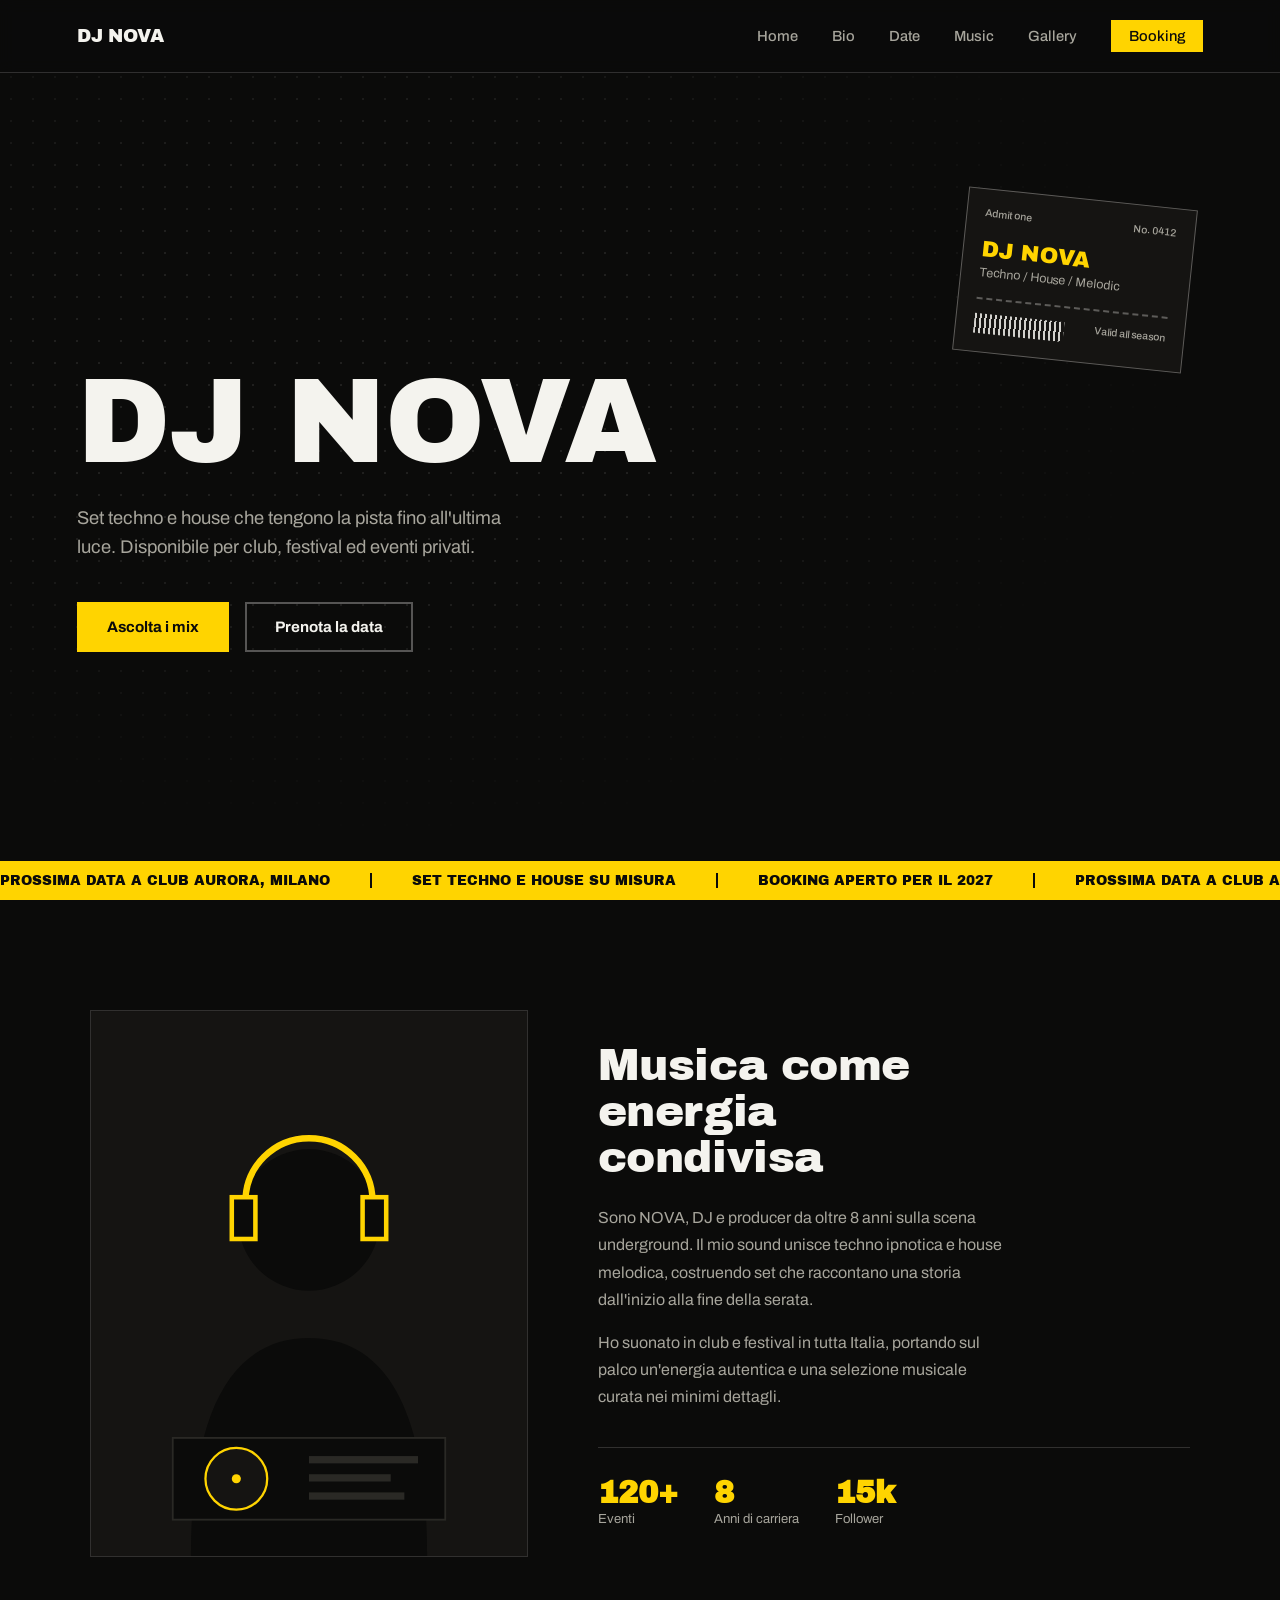
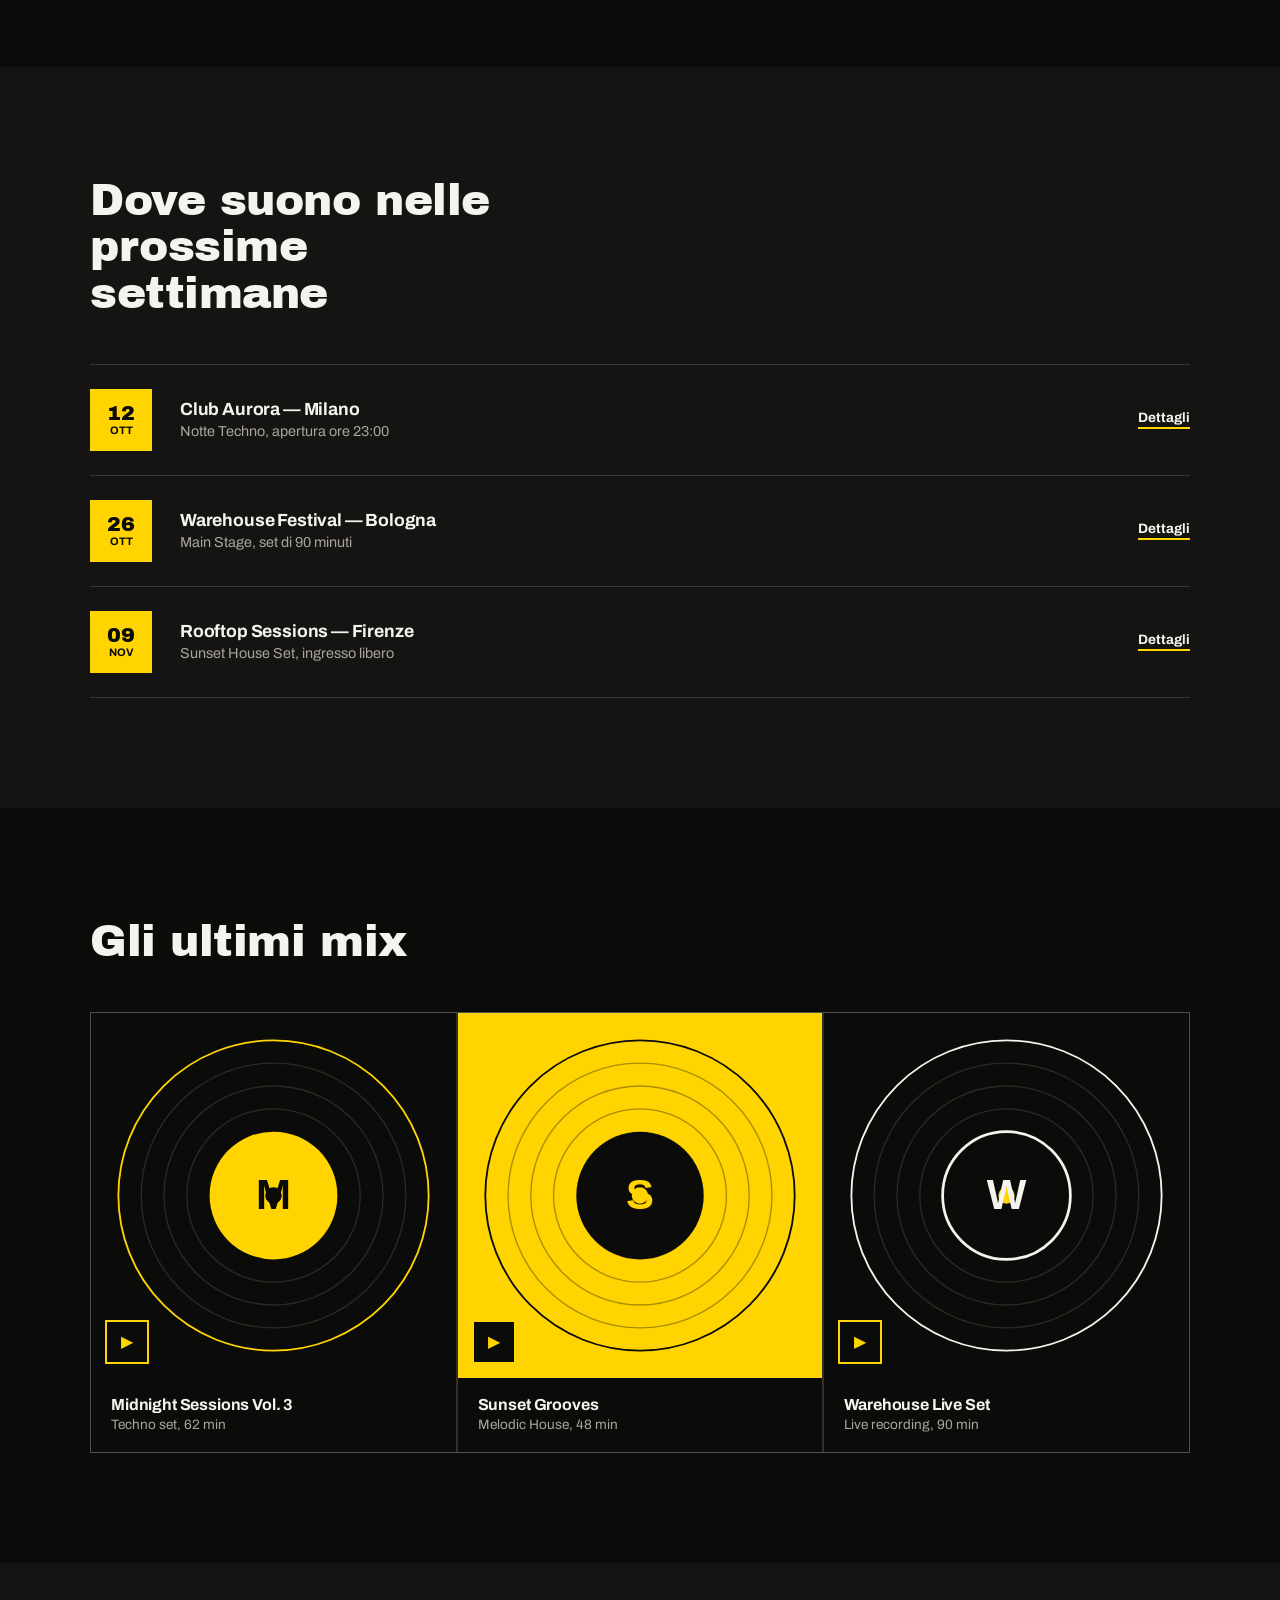
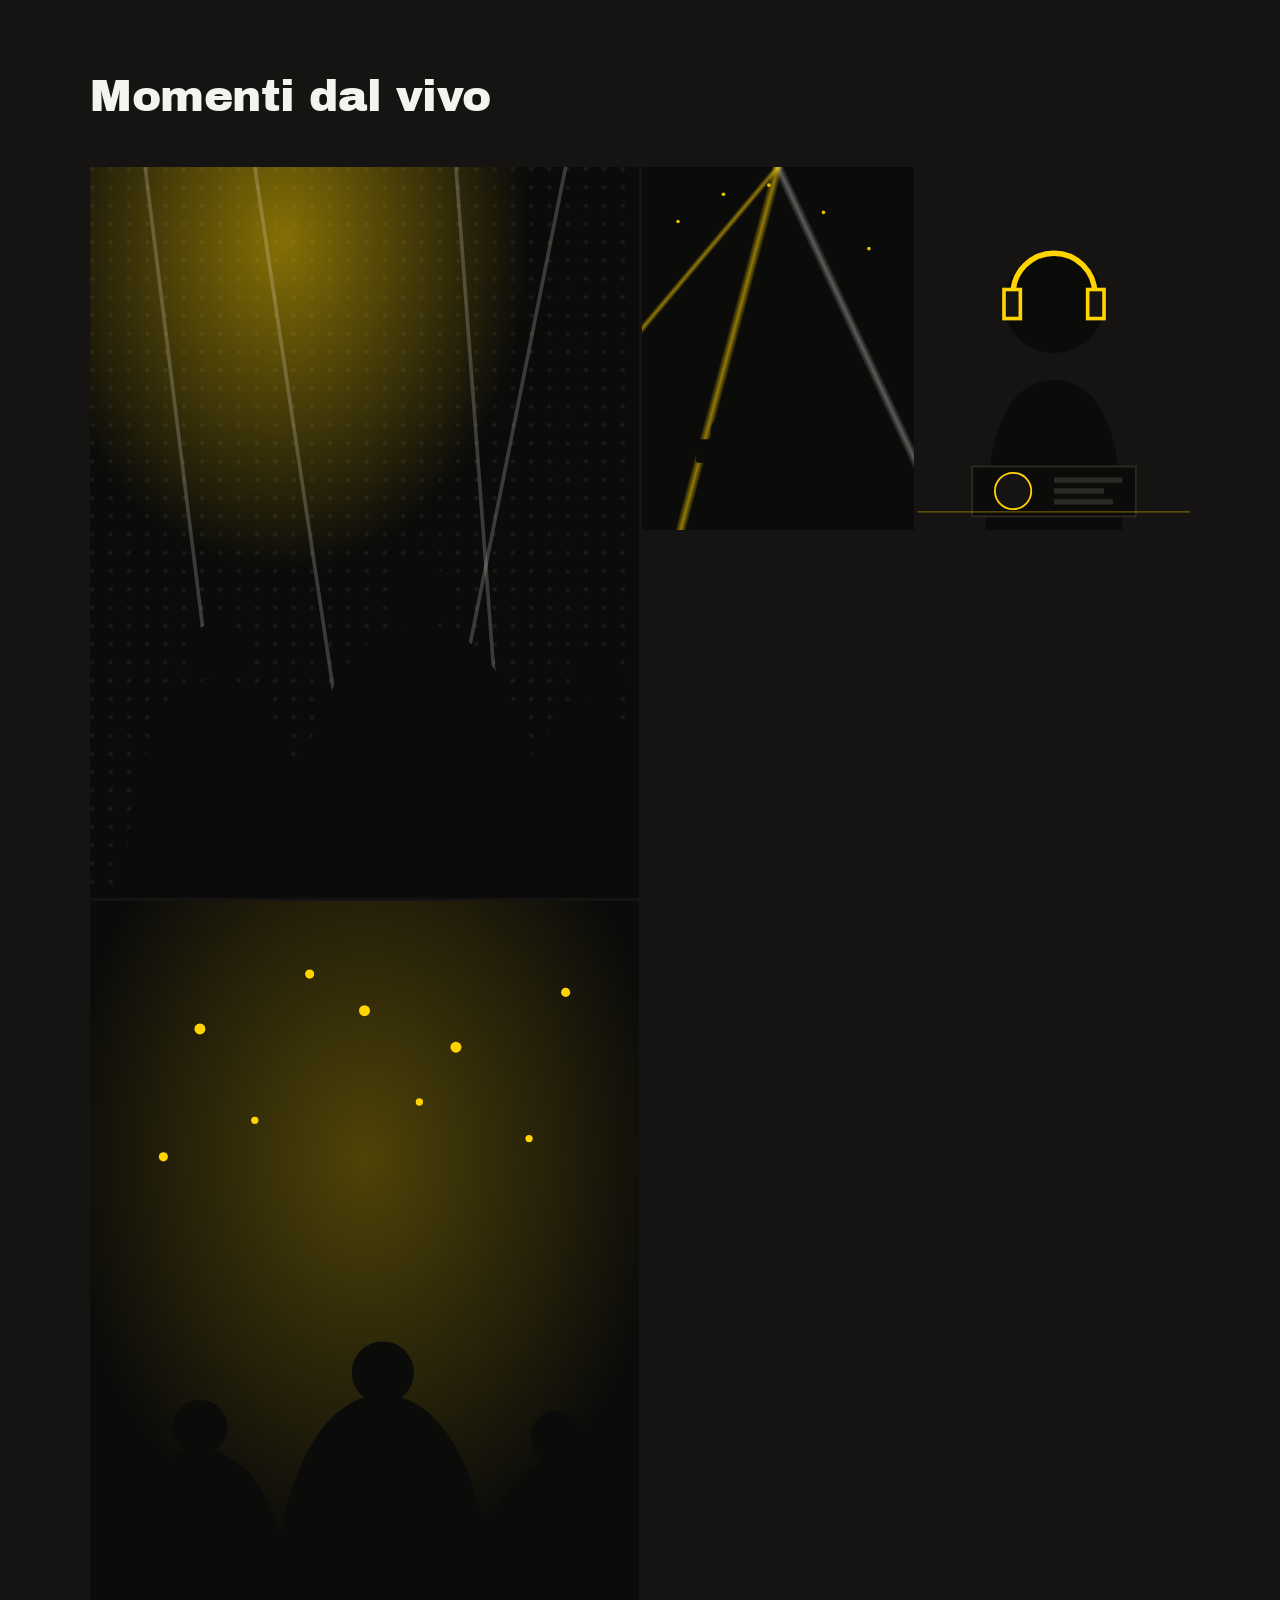
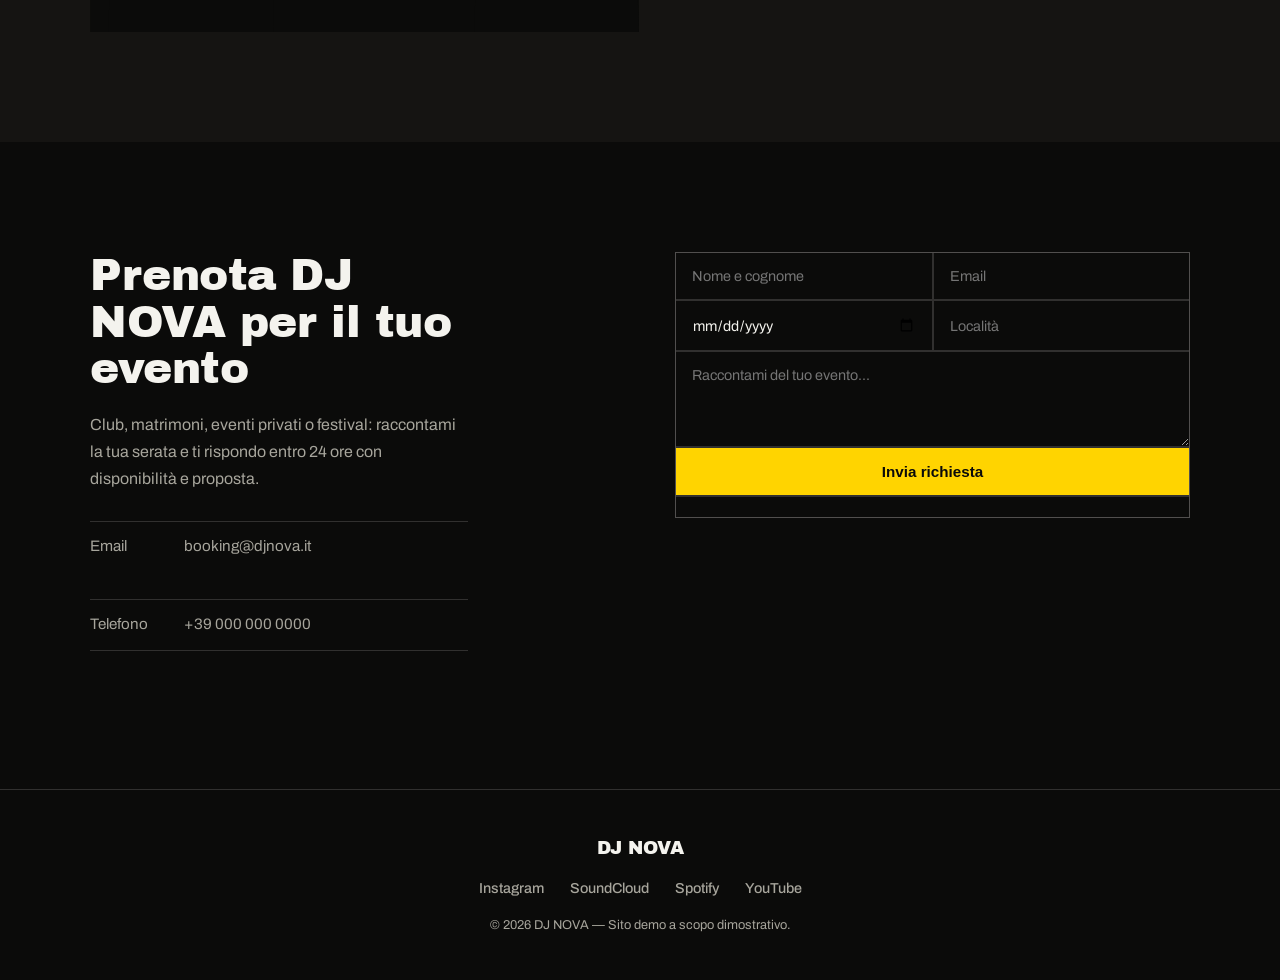
<file: index.html>
<!DOCTYPE html>
<html lang="it">
<head>
<meta charset="UTF-8">
<meta name="viewport" content="width=device-width, initial-scale=1.0">
<title>DJ NOVA — Techno & House DJ</title>
<meta name="description" content="DJ NOVA — Dj set, eventi, produzioni e booking. Techno, House, Melodic.">
<link rel="preconnect" href="https://fonts.googleapis.com">
<link rel="preconnect" href="https://fonts.gstatic.com" crossorigin>
<link href="https://fonts.googleapis.com/css2?family=Archivo+Black&family=Archivo:wght@400;500;600;700&display=swap" rel="stylesheet">
<link rel="stylesheet" href="css/style.css">
</head>
<body>

<header class="navbar" id="navbar">
  <a href="#home" class="logo">DJ NOVA</a>
  <nav class="nav-links" id="navLinks">
    <a href="#home">Home</a>
    <a href="#bio">Bio</a>
    <a href="#eventi">Date</a>
    <a href="#music">Music</a>
    <a href="#gallery">Gallery</a>
    <a href="#booking" class="btn-nav">Booking</a>
  </nav>
  <button class="burger" id="burger" aria-label="Menu">
    <span></span><span></span><span></span>
  </button>
</header>

<section id="home" class="hero">
  <div class="hero-texture" aria-hidden="true"></div>
  <div class="hero-content">
    <h1>DJ NOVA</h1>
    <p class="hero-sub">Set techno e house che tengono la pista fino all'ultima luce. Disponibile per club, festival ed eventi privati.</p>
    <div class="hero-actions">
      <a href="#music" class="btn btn-primary">Ascolta i mix</a>
      <a href="#booking" class="btn btn-ghost">Prenota la data</a>
    </div>
  </div>

  <div class="ticket-stub" aria-hidden="true">
    <div class="ticket-top">
      <span class="ticket-label">Admit one</span>
      <span class="ticket-label">No. 0412</span>
    </div>
    <div class="ticket-body">
      <span class="ticket-name">DJ NOVA</span>
      <span class="ticket-genre">Techno / House / Melodic</span>
    </div>
    <div class="ticket-perf"></div>
    <div class="ticket-bottom">
      <span class="ticket-barcode"></span>
      <span class="ticket-label">Valid all season</span>
    </div>
  </div>

  <div class="marquee">
    <div class="marquee-track">
      <span>PROSSIMA DATA A CLUB AURORA, MILANO</span>
      <span>SET TECHNO E HOUSE SU MISURA</span>
      <span>BOOKING APERTO PER IL 2027</span>
      <span>PROSSIMA DATA A CLUB AURORA, MILANO</span>
      <span>SET TECHNO E HOUSE SU MISURA</span>
      <span>BOOKING APERTO PER IL 2027</span>
    </div>
  </div>
</section>

<section id="bio" class="section">
  <div class="section-inner bio-grid">
    <div class="bio-img">
      <div class="bio-img-frame">
        <img src="images/bio-portrait.svg" alt="DJ NOVA in console" loading="lazy">
      </div>
    </div>
    <div class="bio-text">
      <h2>Musica come energia condivisa</h2>
      <p>Sono NOVA, DJ e producer da oltre 8 anni sulla scena underground. Il mio sound unisce techno ipnotica e house melodica, costruendo set che raccontano una storia dall'inizio alla fine della serata.</p>
      <p>Ho suonato in club e festival in tutta Italia, portando sul palco un'energia autentica e una selezione musicale curata nei minimi dettagli.</p>
      <div class="stats">
        <div class="stat"><strong>120+</strong><span>Eventi</span></div>
        <div class="stat"><strong>8</strong><span>Anni di carriera</span></div>
        <div class="stat"><strong>15k</strong><span>Follower</span></div>
      </div>
    </div>
  </div>
</section>

<section id="eventi" class="section section-alt">
  <div class="section-inner">
    <h2>Dove suono nelle prossime settimane</h2>
    <div class="events-list">
      <div class="event-row">
        <div class="event-date"><span class="day">12</span><span class="month">OTT</span></div>
        <div class="event-info">
          <h3>Club Aurora — Milano</h3>
          <p>Notte Techno, apertura ore 23:00</p>
        </div>
        <a href="#" class="event-link">Dettagli</a>
      </div>
      <div class="event-row">
        <div class="event-date"><span class="day">26</span><span class="month">OTT</span></div>
        <div class="event-info">
          <h3>Warehouse Festival — Bologna</h3>
          <p>Main Stage, set di 90 minuti</p>
        </div>
        <a href="#" class="event-link">Dettagli</a>
      </div>
      <div class="event-row">
        <div class="event-date"><span class="day">09</span><span class="month">NOV</span></div>
        <div class="event-info">
          <h3>Rooftop Sessions — Firenze</h3>
          <p>Sunset House Set, ingresso libero</p>
        </div>
        <a href="#" class="event-link">Dettagli</a>
      </div>
    </div>
  </div>
</section>

<section id="music" class="section">
  <div class="section-inner">
    <h2>Gli ultimi mix</h2>
    <div class="music-grid">
      <div class="music-card">
        <div class="music-thumb">
          <img src="images/mix-1.svg" alt="Midnight Sessions Vol. 3 cover" loading="lazy">
          <button class="play-btn" aria-label="Riproduci Midnight Sessions Vol. 3">▶</button>
        </div>
        <h3>Midnight Sessions Vol. 3</h3>
        <p>Techno set, 62 min</p>
      </div>
      <div class="music-card">
        <div class="music-thumb">
          <img src="images/mix-2.svg" alt="Sunset Grooves cover" loading="lazy">
          <button class="play-btn" aria-label="Riproduci Sunset Grooves">▶</button>
        </div>
        <h3>Sunset Grooves</h3>
        <p>Melodic House, 48 min</p>
      </div>
      <div class="music-card">
        <div class="music-thumb">
          <img src="images/mix-3.svg" alt="Warehouse Live Set cover" loading="lazy">
          <button class="play-btn" aria-label="Riproduci Warehouse Live Set">▶</button>
        </div>
        <h3>Warehouse Live Set</h3>
        <p>Live recording, 90 min</p>
      </div>
    </div>
  </div>
</section>

<section id="gallery" class="section section-alt">
  <div class="section-inner">
    <h2>Momenti dal vivo</h2>
    <div class="gallery-grid">
      <img src="images/gallery-1.svg" alt="Folla sotto le luci del club" loading="lazy" class="span-2">
      <img src="images/gallery-2.svg" alt="Fasci laser durante il set" loading="lazy">
      <img src="images/gallery-3.svg" alt="DJ NOVA in console" loading="lazy">
      <img src="images/gallery-4.svg" alt="Pubblico a un festival open air" loading="lazy" class="span-2">
    </div>
  </div>
</section>

<section id="booking" class="section booking-section">
  <div class="section-inner booking-grid">
    <div class="booking-text">
      <h2>Prenota DJ NOVA per il tuo evento</h2>
      <p>Club, matrimoni, eventi privati o festival: raccontami la tua serata e ti rispondo entro 24 ore con disponibilità e proposta.</p>
      <div class="contact-info">
        <p><span>Email</span> booking@djnova.it</p>
        <p><span>Telefono</span> +39 000 000 0000</p>
      </div>
    </div>
    <form class="booking-form" id="bookingForm">
      <div class="form-row">
        <input type="text" placeholder="Nome e cognome" required>
        <input type="email" placeholder="Email" required>
      </div>
      <div class="form-row">
        <input type="date" placeholder="Data evento">
        <input type="text" placeholder="Località">
      </div>
      <textarea placeholder="Raccontami del tuo evento..." rows="4"></textarea>
      <button type="submit" class="btn btn-primary full">Invia richiesta</button>
      <p class="form-note" id="formNote" role="status"></p>
    </form>
  </div>
</section>

<footer class="footer">
  <div class="footer-inner">
    <a href="#home" class="logo">DJ NOVA</a>
    <div class="socials">
      <a href="#">Instagram</a>
      <a href="#">SoundCloud</a>
      <a href="#">Spotify</a>
      <a href="#">YouTube</a>
    </div>
    <p class="footer-note">© 2026 DJ NOVA — Sito demo a scopo dimostrativo.</p>
  </div>
</footer>

<script src="js/script.js"></script>
</body>
</html>
</file>
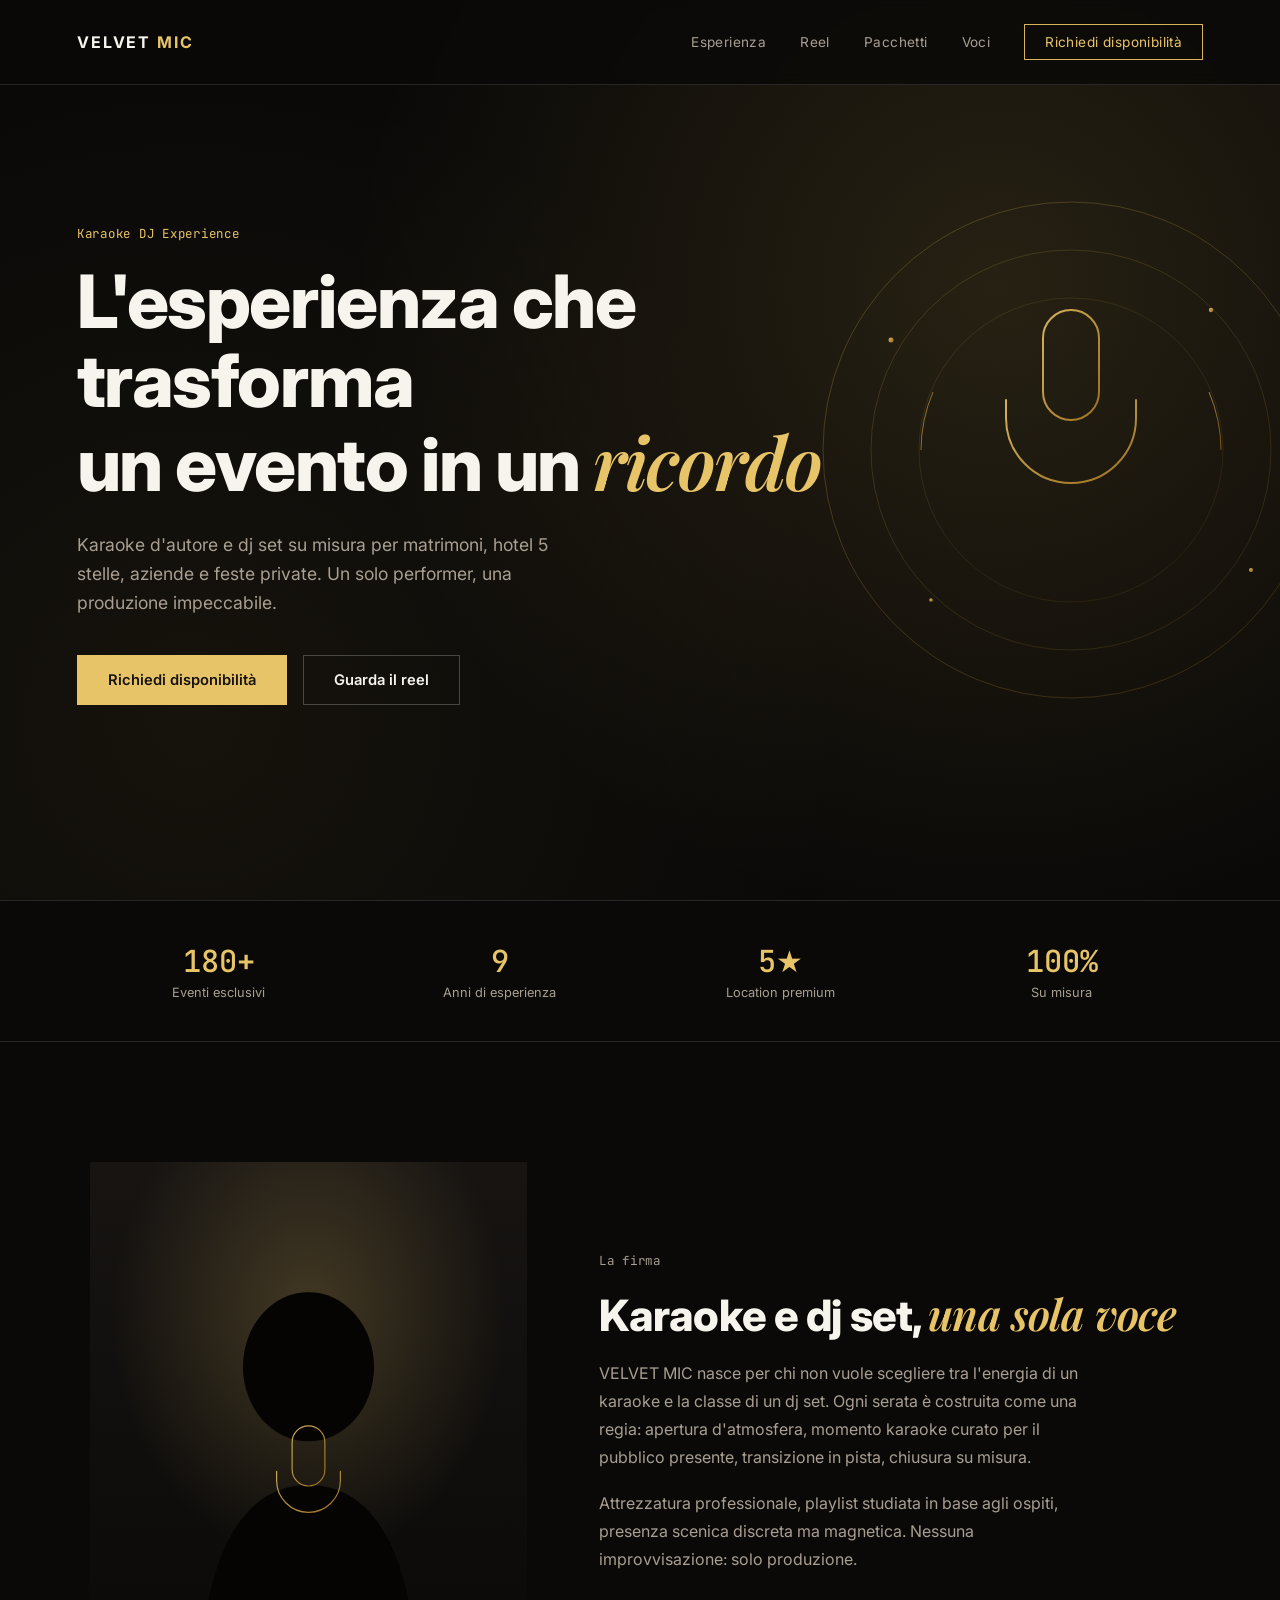
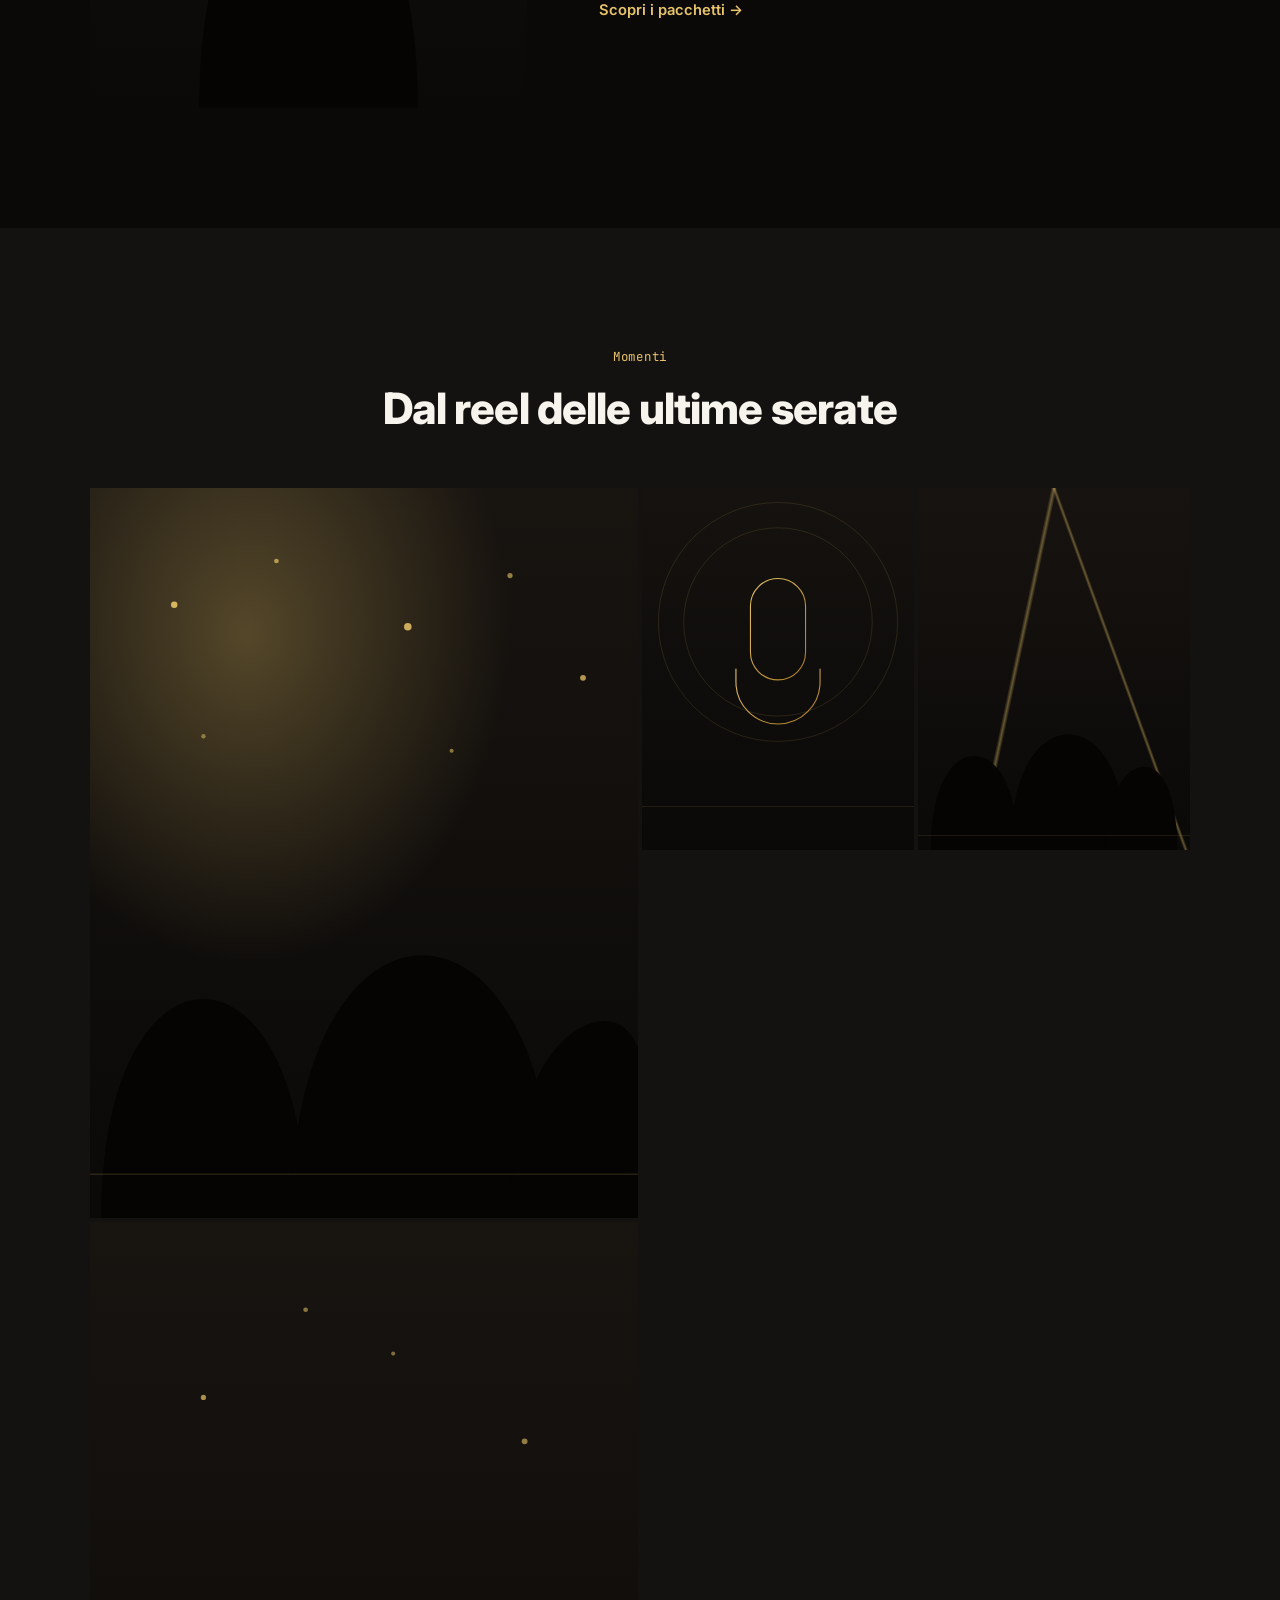
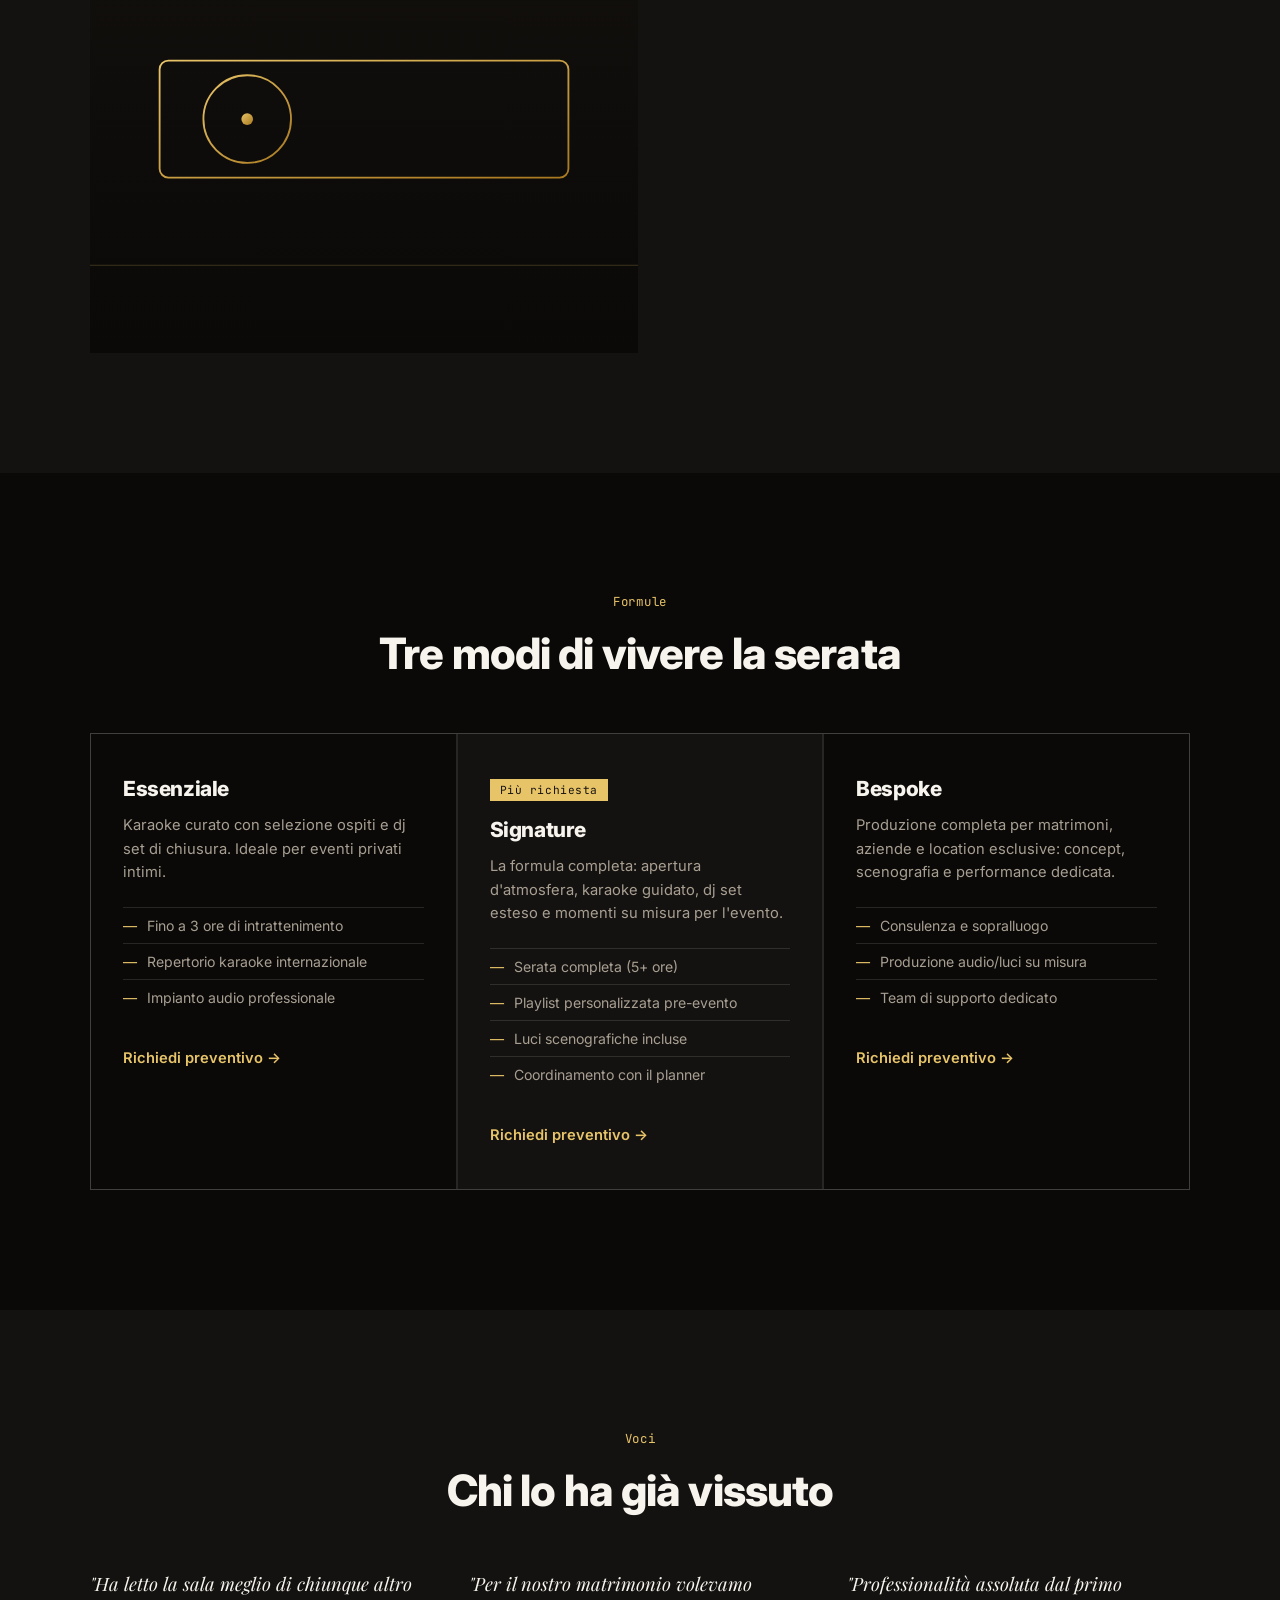
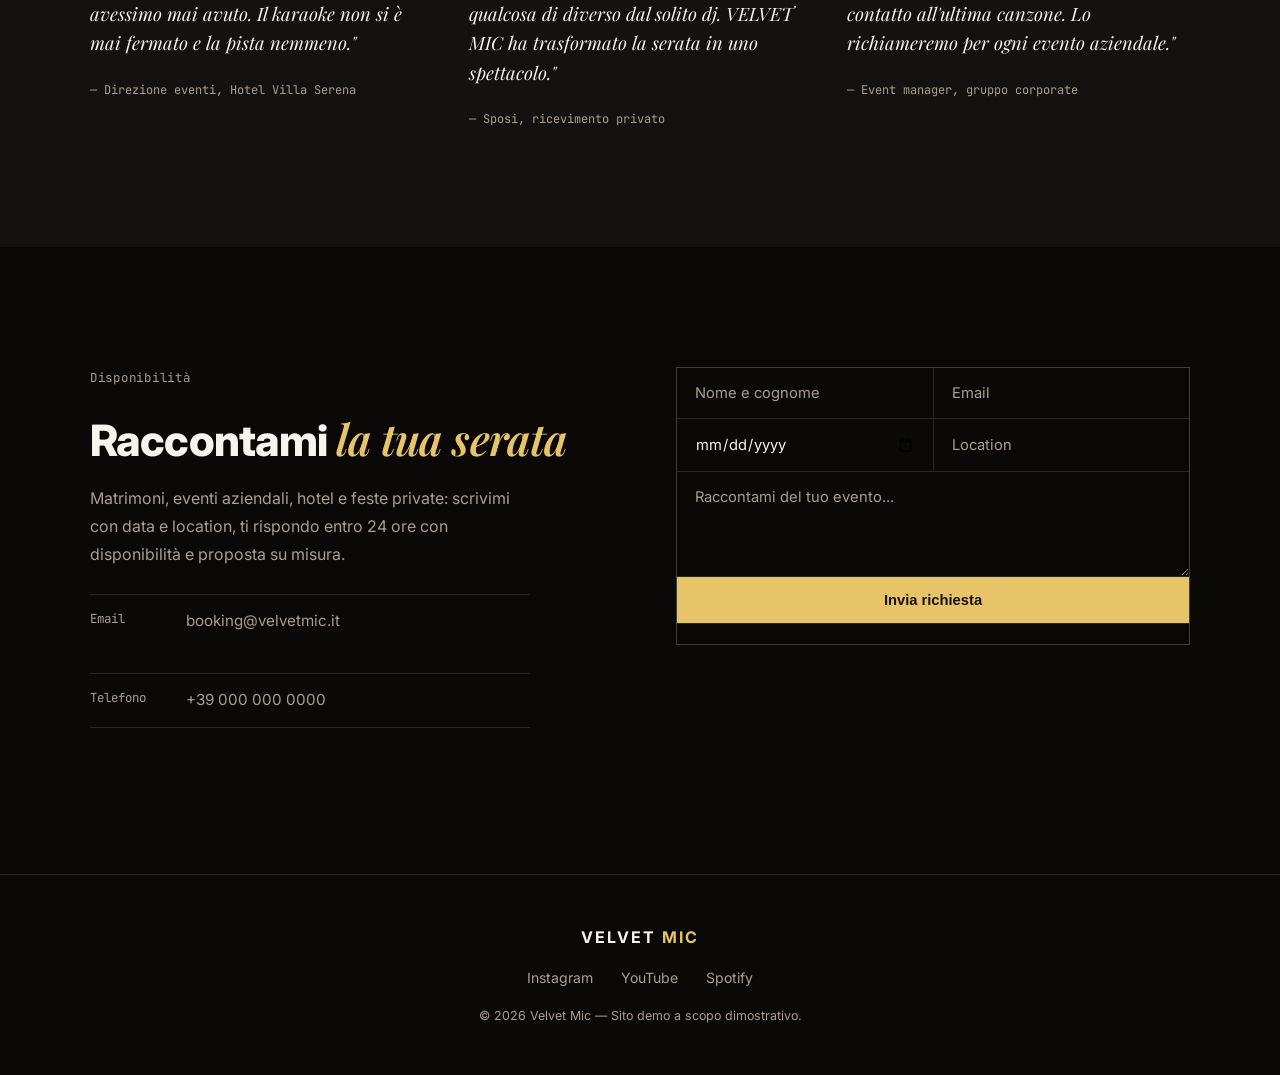
<file: karaoke-dj/index.html>
<!DOCTYPE html>
<html lang="it">
<head>
<meta charset="UTF-8">
<meta name="viewport" content="width=device-width, initial-scale=1.0">
<title>VELVET MIC — Karaoke DJ Experience</title>
<meta name="description" content="VELVET MIC — esperienze karaoke DJ su misura per eventi privati, hotel e location esclusive.">
<link rel="preconnect" href="https://fonts.googleapis.com">
<link rel="preconnect" href="https://fonts.gstatic.com" crossorigin>
<link href="https://fonts.googleapis.com/css2?family=Playfair+Display:ital,wght@0,500;0,600;1,500;1,600&family=Inter:wght@400;500;600;700;800&family=JetBrains+Mono:wght@400;500&display=swap" rel="stylesheet">
<link rel="stylesheet" href="css/style.css">
</head>
<body>

<header class="navbar" id="navbar">
  <a href="#home" class="logo">VELVET <span>MIC</span></a>
  <nav class="nav-links" id="navLinks">
    <a href="#experience">Esperienza</a>
    <a href="#reel">Reel</a>
    <a href="#pacchetti">Pacchetti</a>
    <a href="#voci">Voci</a>
    <a href="#contatti" class="btn-nav">Richiedi disponibilità</a>
  </nav>
  <button class="burger" id="burger" aria-label="Menu">
    <span></span><span></span><span></span>
  </button>
</header>

<section id="home" class="hero">
  <div class="hero-texture" aria-hidden="true"></div>
  <img src="images/hero-mark.svg" alt="" class="hero-mark" aria-hidden="true">
  <div class="hero-content">
    <p class="kicker reveal">Karaoke DJ Experience</p>
    <h1 class="reveal">
      L'esperienza che trasforma<br>
      un evento in un <em>ricordo</em>
    </h1>
    <p class="hero-sub reveal">Karaoke d'autore e dj set su misura per matrimoni, hotel 5 stelle, aziende e feste private. Un solo performer, una produzione impeccabile.</p>
    <div class="hero-actions reveal">
      <a href="#contatti" class="btn btn-primary">Richiedi disponibilità</a>
      <a href="#reel" class="btn btn-ghost">Guarda il reel</a>
    </div>
  </div>
</section>

<section class="stats-strip">
  <div class="stats-inner">
    <div class="stat">
      <span class="stat-value">180+</span>
      <span class="stat-label">Eventi esclusivi</span>
    </div>
    <div class="stat">
      <span class="stat-value">9</span>
      <span class="stat-label">Anni di esperienza</span>
    </div>
    <div class="stat">
      <span class="stat-value">5★</span>
      <span class="stat-label">Location premium</span>
    </div>
    <div class="stat">
      <span class="stat-value">100%</span>
      <span class="stat-label">Su misura</span>
    </div>
  </div>
</section>

<section id="experience" class="section">
  <div class="section-inner exp-grid">
    <div class="exp-img reveal">
      <img src="images/signature-portrait.svg" alt="Ritratto del performer VELVET MIC" loading="lazy">
    </div>
    <div class="exp-text">
      <p class="kicker reveal">La firma</p>
      <h2 class="reveal">Karaoke e dj set, <em>una sola voce</em></h2>
      <p class="reveal">VELVET MIC nasce per chi non vuole scegliere tra l'energia di un karaoke e la classe di un dj set. Ogni serata è costruita come una regia: apertura d'atmosfera, momento karaoke curato per il pubblico presente, transizione in pista, chiusura su misura.</p>
      <p class="reveal">Attrezzatura professionale, playlist studiata in base agli ospiti, presenza scenica discreta ma magnetica. Nessuna improvvisazione: solo produzione.</p>
      <a href="#pacchetti" class="text-link reveal">Scopri i pacchetti →</a>
    </div>
  </div>
</section>

<section id="reel" class="section section-alt">
  <div class="section-inner">
    <p class="kicker reveal center">Momenti</p>
    <h2 class="reveal center">Dal reel delle ultime serate</h2>
    <div class="gallery-grid">
      <img src="images/gallery-1.svg" alt="Luci di un evento in hotel" loading="lazy" class="reveal span-2">
      <img src="images/gallery-2.svg" alt="Dettaglio microfono in scena" loading="lazy" class="reveal">
      <img src="images/gallery-3.svg" alt="Pista da ballo durante il set" loading="lazy" class="reveal">
      <img src="images/gallery-4.svg" alt="Consolle durante la serata" loading="lazy" class="reveal span-2">
    </div>
  </div>
</section>

<section id="pacchetti" class="section">
  <div class="section-inner">
    <p class="kicker reveal center">Formule</p>
    <h2 class="reveal center">Tre modi di vivere la serata</h2>
    <div class="packages-grid">
      <div class="package-card reveal">
        <h3>Essenziale</h3>
        <p class="package-desc">Karaoke curato con selezione ospiti e dj set di chiusura. Ideale per eventi privati intimi.</p>
        <ul class="package-list">
          <li>Fino a 3 ore di intrattenimento</li>
          <li>Repertorio karaoke internazionale</li>
          <li>Impianto audio professionale</li>
        </ul>
        <a href="#contatti" class="text-link">Richiedi preventivo →</a>
      </div>
      <div class="package-card package-featured reveal">
        <p class="featured-tag">Più richiesta</p>
        <h3>Signature</h3>
        <p class="package-desc">La formula completa: apertura d'atmosfera, karaoke guidato, dj set esteso e momenti su misura per l'evento.</p>
        <ul class="package-list">
          <li>Serata completa (5+ ore)</li>
          <li>Playlist personalizzata pre-evento</li>
          <li>Luci scenografiche incluse</li>
          <li>Coordinamento con il planner</li>
        </ul>
        <a href="#contatti" class="text-link">Richiedi preventivo →</a>
      </div>
      <div class="package-card reveal">
        <h3>Bespoke</h3>
        <p class="package-desc">Produzione completa per matrimoni, aziende e location esclusive: concept, scenografia e performance dedicata.</p>
        <ul class="package-list">
          <li>Consulenza e sopralluogo</li>
          <li>Produzione audio/luci su misura</li>
          <li>Team di supporto dedicato</li>
        </ul>
        <a href="#contatti" class="text-link">Richiedi preventivo →</a>
      </div>
    </div>
  </div>
</section>

<section id="voci" class="section section-alt">
  <div class="section-inner">
    <p class="kicker reveal center">Voci</p>
    <h2 class="reveal center">Chi lo ha già vissuto</h2>
    <div class="quotes-grid">
      <blockquote class="quote-card reveal">
        <p>"Ha letto la sala meglio di chiunque altro avessimo mai avuto. Il karaoke non si è mai fermato e la pista nemmeno."</p>
        <cite>— Direzione eventi, Hotel Villa Serena</cite>
      </blockquote>
      <blockquote class="quote-card reveal">
        <p>"Per il nostro matrimonio volevamo qualcosa di diverso dal solito dj. VELVET MIC ha trasformato la serata in uno spettacolo."</p>
        <cite>— Sposi, ricevimento privato</cite>
      </blockquote>
      <blockquote class="quote-card reveal">
        <p>"Professionalità assoluta dal primo contatto all'ultima canzone. Lo richiameremo per ogni evento aziendale."</p>
        <cite>— Event manager, gruppo corporate</cite>
      </blockquote>
    </div>
  </div>
</section>

<section id="contatti" class="section booking-section">
  <div class="section-inner booking-grid">
    <div class="booking-text">
      <p class="kicker reveal">Disponibilità</p>
      <h2 class="reveal">Raccontami <em>la tua serata</em></h2>
      <p class="reveal">Matrimoni, eventi aziendali, hotel e feste private: scrivimi con data e location, ti rispondo entro 24 ore con disponibilità e proposta su misura.</p>
      <div class="contact-info reveal">
        <p><span>Email</span> booking@velvetmic.it</p>
        <p><span>Telefono</span> +39 000 000 0000</p>
      </div>
    </div>
    <form class="booking-form reveal" id="bookingForm">
      <div class="form-row">
        <input type="text" placeholder="Nome e cognome" required>
        <input type="email" placeholder="Email" required>
      </div>
      <div class="form-row">
        <input type="date" placeholder="Data evento">
        <input type="text" placeholder="Location">
      </div>
      <textarea placeholder="Raccontami del tuo evento..." rows="4"></textarea>
      <button type="submit" class="btn btn-primary full">Invia richiesta</button>
      <p class="form-note" id="formNote" role="status"></p>
    </form>
  </div>
</section>

<footer class="footer">
  <div class="footer-inner">
    <a href="#home" class="logo">VELVET <span>MIC</span></a>
    <div class="socials">
      <a href="#">Instagram</a>
      <a href="#">YouTube</a>
      <a href="#">Spotify</a>
    </div>
    <p class="footer-note">© 2026 Velvet Mic — Sito demo a scopo dimostrativo.</p>
  </div>
</footer>

<script src="js/script.js"></script>
</body>
</html>
</file>
<file: css/style.css>
:root {
  --bg: #0b0b0a;
  --bg-raised: #151412;
  --text: #f4f3ee;
  --text-dim: #a7a59c;
  --accent: #ffd400;
  --accent-ink: #0b0b0a;
  --line: rgba(244,243,238,0.16);
  --line-strong: rgba(244,243,238,0.32);
}

* { margin: 0; padding: 0; box-sizing: border-box; }

html { scroll-behavior: smooth; }

@media (prefers-reduced-motion: reduce) {
  html { scroll-behavior: auto; }
  * { animation-duration: 0.01ms !important; animation-iteration-count: 1 !important; transition-duration: 0.01ms !important; }
}

body {
  background: var(--bg);
  color: var(--text);
  font-family: 'Archivo', sans-serif;
  font-weight: 400;
  overflow-x: hidden;
}

h1, h2, h3, .logo {
  font-family: 'Archivo Black', sans-serif;
  font-weight: 400;
  letter-spacing: -0.01em;
  text-transform: none;
}

a { text-decoration: none; color: inherit; }
img { display: block; max-width: 100%; }

:focus-visible {
  outline: 3px solid var(--accent);
  outline-offset: 3px;
}

/* Navbar */
.navbar {
  position: fixed;
  top: 0; left: 0; right: 0;
  z-index: 100;
  display: flex;
  align-items: center;
  justify-content: space-between;
  padding: 22px 6%;
  background: rgba(11,11,10,0.9);
  backdrop-filter: blur(8px);
  border-bottom: 1px solid var(--line);
}

.logo {
  font-family: 'Archivo Black', sans-serif;
  font-size: 1.15rem;
  color: var(--text);
}

.nav-links {
  display: flex;
  align-items: center;
  gap: 34px;
}
.nav-links a {
  font-size: 0.92rem;
  font-weight: 500;
  color: var(--text-dim);
  transition: color 0.15s ease;
}
.nav-links a:hover { color: var(--text); }

.btn-nav {
  padding: 8px 18px;
  background: var(--accent);
  color: var(--accent-ink) !important;
  font-weight: 700;
}

.burger {
  display: none;
  flex-direction: column;
  gap: 5px;
  background: none;
  border: none;
  cursor: pointer;
  z-index: 101;
}
.burger span {
  width: 24px; height: 2px;
  background: var(--text);
}

/* Hero */
.hero {
  position: relative;
  min-height: 100vh;
  display: flex;
  align-items: center;
  padding: 120px 6% 0;
  overflow: hidden;
}

.hero-texture {
  position: absolute;
  inset: 0;
  background-image: radial-gradient(rgba(244,243,238,0.09) 1px, transparent 1px);
  background-size: 22px 22px;
  mask-image: radial-gradient(ellipse 70% 60% at 30% 40%, black 40%, transparent 90%);
}

.hero-content {
  position: relative;
  z-index: 2;
  max-width: 780px;
}

.hero h1 {
  font-size: clamp(3.4rem, 10vw, 7.5rem);
  line-height: 0.9;
  margin-bottom: 28px;
}

.hero-sub {
  color: var(--text-dim);
  font-size: 1.15rem;
  max-width: 460px;
  margin-bottom: 40px;
  line-height: 1.6;
}

.hero-actions {
  display: flex;
  gap: 16px;
  flex-wrap: wrap;
}

.btn {
  padding: 15px 28px;
  font-weight: 700;
  font-size: 0.95rem;
  display: inline-block;
  border: 2px solid transparent;
  transition: transform 0.15s ease;
}
.btn:hover { transform: translateY(-2px); }

.btn-primary {
  background: var(--accent);
  color: var(--accent-ink);
  border-color: var(--accent);
}

.btn-ghost {
  border-color: var(--line-strong);
  color: var(--text);
}
.btn-ghost:hover { border-color: var(--accent); }

.btn.full { width: 100%; text-align: center; cursor: pointer; }

/* Ticket stub */
.ticket-stub {
  position: absolute;
  right: 7%;
  top: 22%;
  z-index: 2;
  width: 230px;
  background: var(--bg-raised);
  border: 1.5px solid var(--line-strong);
  transform: rotate(6deg);
  padding: 18px;
  display: none;
}

.ticket-top, .ticket-bottom {
  display: flex;
  justify-content: space-between;
}

.ticket-label {
  font-size: 0.65rem;
  color: var(--text-dim);
  font-weight: 500;
}

.ticket-body {
  display: flex;
  flex-direction: column;
  gap: 4px;
  margin: 18px 0;
}
.ticket-name {
  font-family: 'Archivo Black', sans-serif;
  font-size: 1.4rem;
  color: var(--accent);
}
.ticket-genre {
  font-size: 0.78rem;
  color: var(--text-dim);
}

.ticket-perf {
  border-top: 2px dashed var(--line-strong);
  margin: 14px 0;
}

.ticket-barcode {
  width: 90px;
  height: 20px;
  background: repeating-linear-gradient(90deg, var(--text) 0 2px, transparent 2px 5px);
  opacity: 0.85;
}

@media (min-width: 1100px) {
  .ticket-stub { display: block; }
}

/* Marquee */
.marquee {
  position: absolute;
  left: 0; right: 0; bottom: 0;
  z-index: 2;
  background: var(--accent);
  color: var(--accent-ink);
  overflow: hidden;
  padding: 12px 0;
  border-top: 2px solid var(--bg);
}
.marquee-track {
  display: flex;
  width: max-content;
  gap: 40px;
  animation: scrollMarquee 22s linear infinite;
}
.marquee-track span {
  font-family: 'Archivo Black', sans-serif;
  font-size: 0.85rem;
  white-space: nowrap;
  padding-right: 40px;
  border-right: 2px solid var(--accent-ink);
}
@keyframes scrollMarquee {
  from { transform: translateX(0); }
  to { transform: translateX(-50%); }
}

/* Sections */
.section { padding: 110px 6%; position: relative; }
.section-alt { background: var(--bg-raised); }
.section-inner { max-width: 1100px; margin: 0 auto; }
h2 { font-size: clamp(1.9rem, 4vw, 2.75rem); margin-bottom: 48px; max-width: 14ch; line-height: 1.05; }
.bio-text h2 { margin-bottom: 24px; }
.booking-text h2 { margin-bottom: 20px; }

/* Bio */
.bio-grid {
  display: grid;
  grid-template-columns: 0.85fr 1.15fr;
  gap: 70px;
  align-items: center;
}
.bio-img-frame {
  border: 1.5px solid var(--line);
  aspect-ratio: 4/5;
}
.bio-img-frame img { width: 100%; height: 100%; object-fit: cover; }
.bio-text p { color: var(--text-dim); margin-bottom: 16px; line-height: 1.7; max-width: 46ch; }

.stats {
  display: flex;
  gap: 36px;
  margin-top: 36px;
  padding-top: 28px;
  border-top: 1.5px solid var(--line);
}
.stat strong {
  display: block;
  font-family: 'Archivo Black', sans-serif;
  font-size: 1.9rem;
  color: var(--accent);
}
.stat span { font-size: 0.82rem; color: var(--text-dim); }

/* Events */
.events-list { border-top: 1.5px solid var(--line); }
.event-row {
  display: flex;
  align-items: center;
  gap: 28px;
  padding: 24px 0;
  border-bottom: 1.5px solid var(--line);
  transition: padding-left 0.15s ease;
}
.event-row:hover { padding-left: 8px; }

.event-date {
  display: flex;
  flex-direction: column;
  align-items: center;
  justify-content: center;
  width: 62px; height: 62px;
  background: var(--accent);
  color: var(--accent-ink);
  flex-shrink: 0;
}
.event-date .day { font-family: 'Archivo Black', sans-serif; font-size: 1.3rem; line-height: 1; }
.event-date .month { font-size: 0.68rem; font-weight: 700; }

.event-info { flex: 1; }
.event-info h3 { font-family: 'Archivo', sans-serif; font-weight: 700; font-size: 1.1rem; margin-bottom: 4px; }
.event-info p { color: var(--text-dim); font-size: 0.9rem; }

.event-link {
  font-size: 0.85rem;
  font-weight: 700;
  color: var(--text);
  border-bottom: 2px solid var(--accent);
  padding-bottom: 2px;
  white-space: nowrap;
}

/* Music */
.music-grid {
  display: grid;
  grid-template-columns: repeat(auto-fit, minmax(240px, 1fr));
  gap: 2px;
  background: var(--line);
  border: 1.5px solid var(--line);
}
.music-card { background: var(--bg); padding: 0; }
.music-card h3 { font-family: 'Archivo', sans-serif; font-weight: 700; font-size: 1rem; margin: 18px 20px 4px; }
.music-card p { color: var(--text-dim); font-size: 0.85rem; margin: 0 20px 20px; }

.music-thumb { position: relative; aspect-ratio: 1/1; }
.music-thumb img { width: 100%; height: 100%; object-fit: cover; }

.play-btn {
  position: absolute;
  bottom: 14px; left: 14px;
  width: 44px; height: 44px;
  border: 2px solid var(--accent);
  background: var(--bg);
  color: var(--accent);
  font-size: 1rem;
  cursor: pointer;
  display: flex;
  align-items: center;
  justify-content: center;
  transition: background 0.15s ease, color 0.15s ease;
}
.play-btn:hover { background: var(--accent); color: var(--accent-ink); }

/* Gallery */
.gallery-grid {
  display: grid;
  grid-template-columns: repeat(4, 1fr);
  gap: 3px;
}
.gallery-grid img { width: 100%; aspect-ratio: 3/4; object-fit: cover; }
.gallery-grid img.span-2 { grid-column: span 2; }

/* Booking */
.booking-grid {
  display: grid;
  grid-template-columns: 1fr 1fr;
  gap: 70px;
  align-items: start;
}
.booking-text p { color: var(--text-dim); line-height: 1.7; margin-bottom: 28px; max-width: 42ch; }
.contact-info p {
  font-size: 0.95rem;
  padding: 12px 0;
  border-top: 1.5px solid var(--line);
  display: flex;
  gap: 14px;
}
.contact-info p:last-child { border-bottom: 1.5px solid var(--line); }
.contact-info span { color: var(--text-dim); width: 80px; flex-shrink: 0; }

.booking-form {
  display: flex;
  flex-direction: column;
  gap: 2px;
  background: var(--line);
  border: 1.5px solid var(--line);
}
.form-row { display: flex; gap: 2px; }
.booking-form input,
.booking-form textarea {
  width: 100%;
  padding: 15px 16px;
  background: var(--bg);
  border: none;
  color: var(--text);
  font-family: inherit;
  font-size: 0.9rem;
}
.booking-form input:focus,
.booking-form textarea:focus {
  outline: 2px solid var(--accent);
  outline-offset: -2px;
}
.booking-form textarea { resize: vertical; }
.booking-form .btn { border: none; }
.form-note { font-size: 0.85rem; color: var(--accent); min-height: 20px; background: var(--bg); padding: 0 16px 14px; }

/* Footer */
.footer {
  padding: 48px 6%;
  border-top: 1.5px solid var(--line);
}
.footer-inner {
  max-width: 1100px;
  margin: 0 auto;
  display: flex;
  flex-direction: column;
  align-items: center;
  gap: 22px;
  text-align: center;
}
.socials { display: flex; gap: 26px; flex-wrap: wrap; justify-content: center; }
.socials a { color: var(--text-dim); font-size: 0.9rem; font-weight: 500; transition: color 0.15s ease; }
.socials a:hover { color: var(--accent); }
.footer-note { color: var(--text-dim); font-size: 0.8rem; }

/* Responsive */
@media (max-width: 860px) {
  .bio-grid, .booking-grid { grid-template-columns: 1fr; }
  .gallery-grid { grid-template-columns: repeat(2, 1fr); }
  .gallery-grid img.span-2 { grid-column: span 1; }
  .nav-links {
    position: fixed;
    top: 0; right: 0;
    height: 100vh;
    width: 70%;
    max-width: 320px;
    background: var(--bg-raised);
    flex-direction: column;
    justify-content: center;
    align-items: flex-start;
    padding: 40px;
    gap: 30px;
    transform: translateX(100%);
    transition: transform 0.25s ease;
    border-left: 1.5px solid var(--line);
  }
  .nav-links.open { transform: translateX(0); }
  .burger { display: flex; }
  .form-row { flex-direction: column; }
  .hero { padding-top: 130px; padding-bottom: 70px; }
}
</file>
<file: karaoke-dj/css/style.css>
:root {
  --bg: #0a0908;
  --bg-raised: #141210;
  --text: #f7f4ee;
  --text-dim: #a89f92;
  --gold: #d9b355;
  --gold-bright: #e8c468;
  --on-gold: #171310;
  --line: rgba(247,244,238,0.12);
  --line-strong: rgba(247,244,238,0.24);
  --serif: 'Playfair Display', serif;
  --sans: 'Inter', sans-serif;
  --mono: 'JetBrains Mono', monospace;
}

* { margin: 0; padding: 0; box-sizing: border-box; }

html { scroll-behavior: smooth; }

@media (prefers-reduced-motion: reduce) {
  html { scroll-behavior: auto; }
  * { animation-duration: 0.01ms !important; animation-iteration-count: 1 !important; transition-duration: 0.01ms !important; }
}

body {
  background: var(--bg);
  color: var(--text);
  font-family: var(--sans);
  font-weight: 400;
  overflow-x: hidden;
  -webkit-font-smoothing: antialiased;
}

h1, h2, h3 { font-family: var(--sans); font-weight: 800; letter-spacing: -0.02em; line-height: 1.08; }
h1 em, h2 em, .kicker em { font-family: var(--serif); font-style: italic; font-weight: 600; color: var(--gold-bright); }

a { text-decoration: none; color: inherit; }
img { display: block; max-width: 100%; }

:focus-visible { outline: 2px solid var(--gold-bright); outline-offset: 3px; }

/* Reveal-on-scroll (IntersectionObserver driven) */
.reveal {
  opacity: 0;
  transform: translateY(18px);
  transition: opacity 0.6s ease, transform 0.6s ease;
}
.reveal.in-view { opacity: 1; transform: translateY(0); }
@media (prefers-reduced-motion: reduce) {
  .reveal { opacity: 1; transform: none; transition: none; }
}

/* Navbar */
.navbar {
  position: fixed;
  top: 0; left: 0; right: 0;
  z-index: 100;
  display: flex;
  align-items: center;
  justify-content: space-between;
  padding: 24px 6%;
  background: rgba(10,9,8,0.82);
  backdrop-filter: blur(6px);
  border-bottom: 1px solid var(--line);
}

.logo {
  font-family: var(--sans);
  font-weight: 700;
  font-size: 1rem;
  letter-spacing: 0.12em;
}
.logo span { color: var(--gold-bright); }

.nav-links { display: flex; align-items: center; gap: 34px; }
.nav-links a { font-size: 0.85rem; letter-spacing: 0.03em; color: var(--text-dim); transition: color 0.2s ease; }
.nav-links a:hover { color: var(--text); }

.btn-nav {
  padding: 9px 20px;
  border: 1px solid var(--gold);
  color: var(--gold-bright) !important;
}
.btn-nav:hover { background: var(--gold-bright); color: var(--on-gold) !important; }

.burger { display: none; flex-direction: column; gap: 5px; background: none; border: none; cursor: pointer; z-index: 101; }
.burger span { width: 22px; height: 1.5px; background: var(--text); }

/* Hero */
.hero {
  position: relative;
  min-height: 100vh;
  display: flex;
  align-items: center;
  padding: 120px 6% 90px;
  overflow: hidden;
}

.hero-texture {
  position: absolute;
  inset: 0;
  background:
    radial-gradient(circle at 78% 32%, rgba(217,179,85,0.14), transparent 55%),
    radial-gradient(circle at 15% 80%, rgba(217,179,85,0.06), transparent 50%);
}

.hero-mark {
  position: absolute;
  right: -4%;
  top: 50%;
  transform: translateY(-50%);
  width: min(42vw, 520px);
  opacity: 0.9;
  z-index: 1;
}
@media (max-width: 900px) { .hero-mark { display: none; } }

.hero-content { position: relative; z-index: 2; max-width: 760px; }

.kicker {
  font-family: var(--mono);
  font-size: 0.78rem;
  letter-spacing: 0.06em;
  color: var(--gold-bright);
  margin-bottom: 20px;
}
.kicker.center { text-align: center; }

.hero h1 { font-size: clamp(2.6rem, 6.5vw, 4.6rem); margin-bottom: 26px; }

.hero-sub { color: var(--text-dim); font-size: 1.1rem; line-height: 1.65; max-width: 480px; margin-bottom: 38px; }

.hero-actions { display: flex; gap: 16px; flex-wrap: wrap; }

.btn {
  padding: 15px 30px;
  font-weight: 600;
  font-size: 0.92rem;
  display: inline-block;
  border: 1px solid transparent;
  transition: transform 0.2s ease, background 0.2s ease, color 0.2s ease;
}
.btn:hover { transform: translateY(-2px); }
.btn-primary { background: var(--gold-bright); color: var(--on-gold); }
.btn-primary:hover { background: var(--gold); }
.btn-ghost { border-color: var(--line-strong); color: var(--text); }
.btn-ghost:hover { border-color: var(--gold-bright); color: var(--gold-bright); }
.btn.full { width: 100%; text-align: center; cursor: pointer; }

/* Stats strip */
.stats-strip { border-top: 1px solid var(--line); border-bottom: 1px solid var(--line); padding: 40px 6%; }
.stats-inner { max-width: 1100px; margin: 0 auto; display: grid; grid-template-columns: repeat(4, 1fr); gap: 24px; }
.stat { text-align: center; }
.stat-value { display: block; font-family: var(--mono); font-size: 1.9rem; color: var(--gold-bright); font-weight: 500; }
.stat-label { font-size: 0.8rem; color: var(--text-dim); }

/* Sections */
.section { padding: 120px 6%; }
.section-alt { background: var(--bg-raised); }
.section-inner { max-width: 1100px; margin: 0 auto; }
h2 { font-size: clamp(1.9rem, 4vw, 2.7rem); margin-bottom: 20px; }
h2.center, .kicker.center { text-align: center; }
.section-inner > h2.center { margin-bottom: 56px; }

/* Experience */
.exp-grid { display: grid; grid-template-columns: 0.85fr 1.15fr; gap: 72px; align-items: center; }
.exp-img { aspect-ratio: 4/5; overflow: hidden; }
.exp-img img { width: 100%; height: 100%; object-fit: cover; }
.exp-text p { color: var(--text-dim); line-height: 1.75; margin-bottom: 18px; max-width: 48ch; }
.text-link { display: inline-block; margin-top: 10px; color: var(--gold-bright); font-weight: 600; font-size: 0.92rem; border-bottom: 1px solid transparent; transition: border-color 0.2s ease; }
.text-link:hover { border-color: var(--gold-bright); }

/* Gallery */
.gallery-grid { display: grid; grid-template-columns: repeat(4, 1fr); gap: 4px; }
.gallery-grid img { width: 100%; aspect-ratio: 3/4; object-fit: cover; }
.gallery-grid img.span-2 { grid-column: span 2; }

/* Packages */
.packages-grid { display: grid; grid-template-columns: repeat(3, 1fr); gap: 2px; background: var(--line); border: 1px solid var(--line); }
.package-card { background: var(--bg); padding: 44px 32px; position: relative; }
.package-featured { background: var(--bg-raised); }
.featured-tag { font-family: var(--mono); font-size: 0.7rem; letter-spacing: 0.05em; color: var(--on-gold); background: var(--gold-bright); display: inline-block; padding: 4px 10px; margin-bottom: 18px; }
.package-card h3 { font-size: 1.3rem; margin-bottom: 14px; }
.package-desc { color: var(--text-dim); font-size: 0.92rem; line-height: 1.6; margin-bottom: 22px; }
.package-list { list-style: none; margin-bottom: 24px; }
.package-list li { font-size: 0.88rem; color: var(--text-dim); padding: 9px 0; border-top: 1px solid var(--line); }
.package-list li::before { content: '—'; color: var(--gold-bright); margin-right: 10px; }

/* Quotes */
.quotes-grid { display: grid; grid-template-columns: repeat(3, 1fr); gap: 36px; }
.quote-card p { font-family: var(--serif); font-style: italic; font-size: 1.15rem; line-height: 1.6; color: var(--text); margin-bottom: 20px; }
.quote-card cite { font-family: var(--mono); font-size: 0.75rem; font-style: normal; color: var(--text-dim); }

/* Booking */
.booking-grid { display: grid; grid-template-columns: 1fr 1fr; gap: 72px; align-items: start; }
.booking-text p { color: var(--text-dim); line-height: 1.75; margin-bottom: 26px; max-width: 44ch; }
.contact-info p { font-size: 0.95rem; padding: 13px 0; border-top: 1px solid var(--line); display: flex; gap: 16px; }
.contact-info p:last-child { border-bottom: 1px solid var(--line); }
.contact-info span { color: var(--text-dim); width: 80px; flex-shrink: 0; font-family: var(--mono); font-size: 0.78rem; }

.booking-form { display: flex; flex-direction: column; gap: 1px; background: var(--line); border: 1px solid var(--line); }
.form-row { display: flex; gap: 1px; }
.booking-form input, .booking-form textarea {
  width: 100%; padding: 16px 18px; background: var(--bg); border: none; color: var(--text);
  font-family: var(--sans); font-size: 0.92rem;
}
.booking-form input::placeholder, .booking-form textarea::placeholder { color: var(--text-dim); }
.booking-form input:focus, .booking-form textarea:focus { outline: 2px solid var(--gold-bright); outline-offset: -2px; }
.booking-form textarea { resize: vertical; }
.booking-form .btn { border: none; }
.form-note { font-size: 0.85rem; color: var(--gold-bright); min-height: 20px; background: var(--bg); padding: 0 18px 16px; }

/* Footer */
.footer { padding: 52px 6%; border-top: 1px solid var(--line); }
.footer-inner { max-width: 1100px; margin: 0 auto; display: flex; flex-direction: column; align-items: center; gap: 22px; text-align: center; }
.socials { display: flex; gap: 28px; flex-wrap: wrap; justify-content: center; }
.socials a { color: var(--text-dim); font-size: 0.88rem; transition: color 0.2s ease; }
.socials a:hover { color: var(--gold-bright); }
.footer-note { color: var(--text-dim); font-size: 0.78rem; }

/* Responsive */
@media (max-width: 900px) {
  .exp-grid, .booking-grid { grid-template-columns: 1fr; gap: 44px; }
  .stats-inner { grid-template-columns: repeat(2, 1fr); row-gap: 28px; }
  .packages-grid, .quotes-grid { grid-template-columns: 1fr; }
  .gallery-grid { grid-template-columns: repeat(2, 1fr); }
  .gallery-grid img.span-2 { grid-column: span 1; }
  .nav-links {
    position: fixed; top: 0; right: 0; height: 100vh; width: 74%; max-width: 320px;
    background: var(--bg-raised); flex-direction: column; justify-content: center; align-items: flex-start;
    padding: 40px; gap: 30px; transform: translateX(100%); transition: transform 0.25s ease;
    border-left: 1px solid var(--line);
  }
  .nav-links.open { transform: translateX(0); }
  .burger { display: flex; }
  .form-row { flex-direction: column; }
  .section { padding: 90px 6%; }
}
</file>
